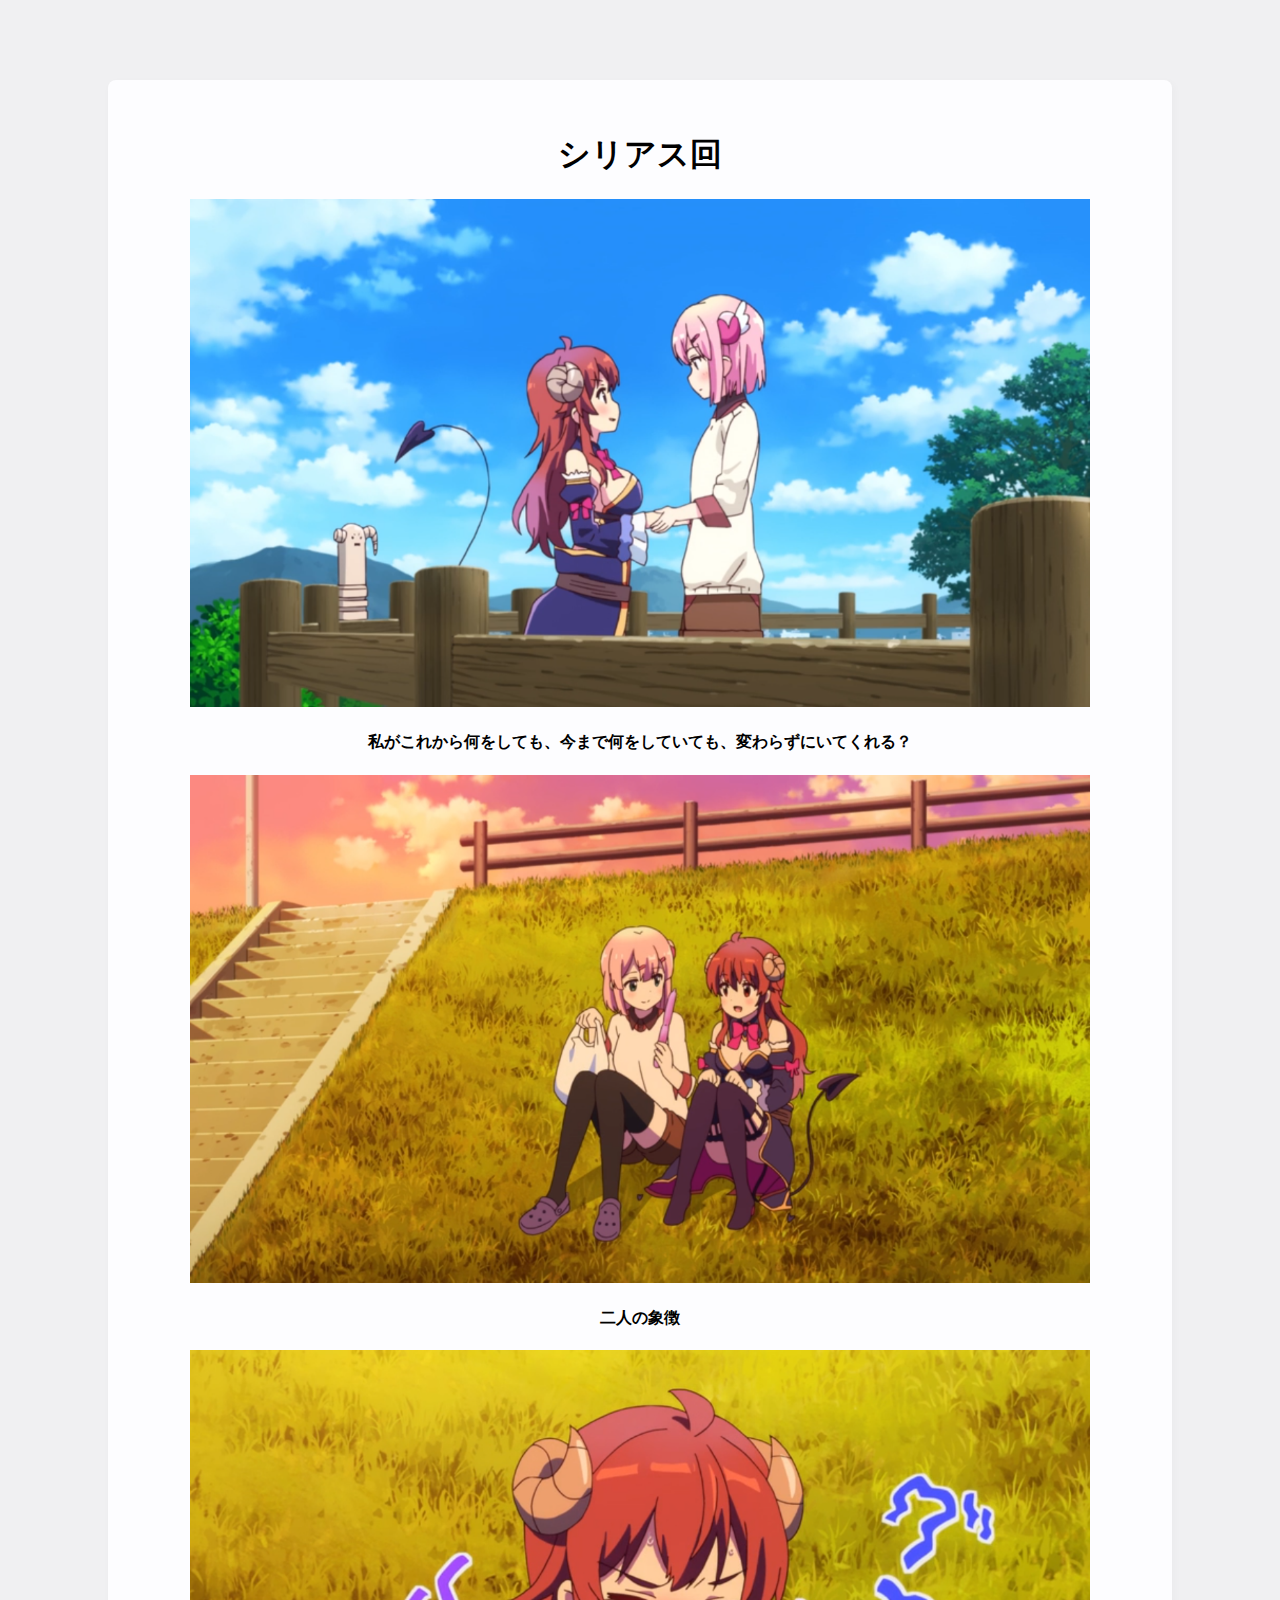
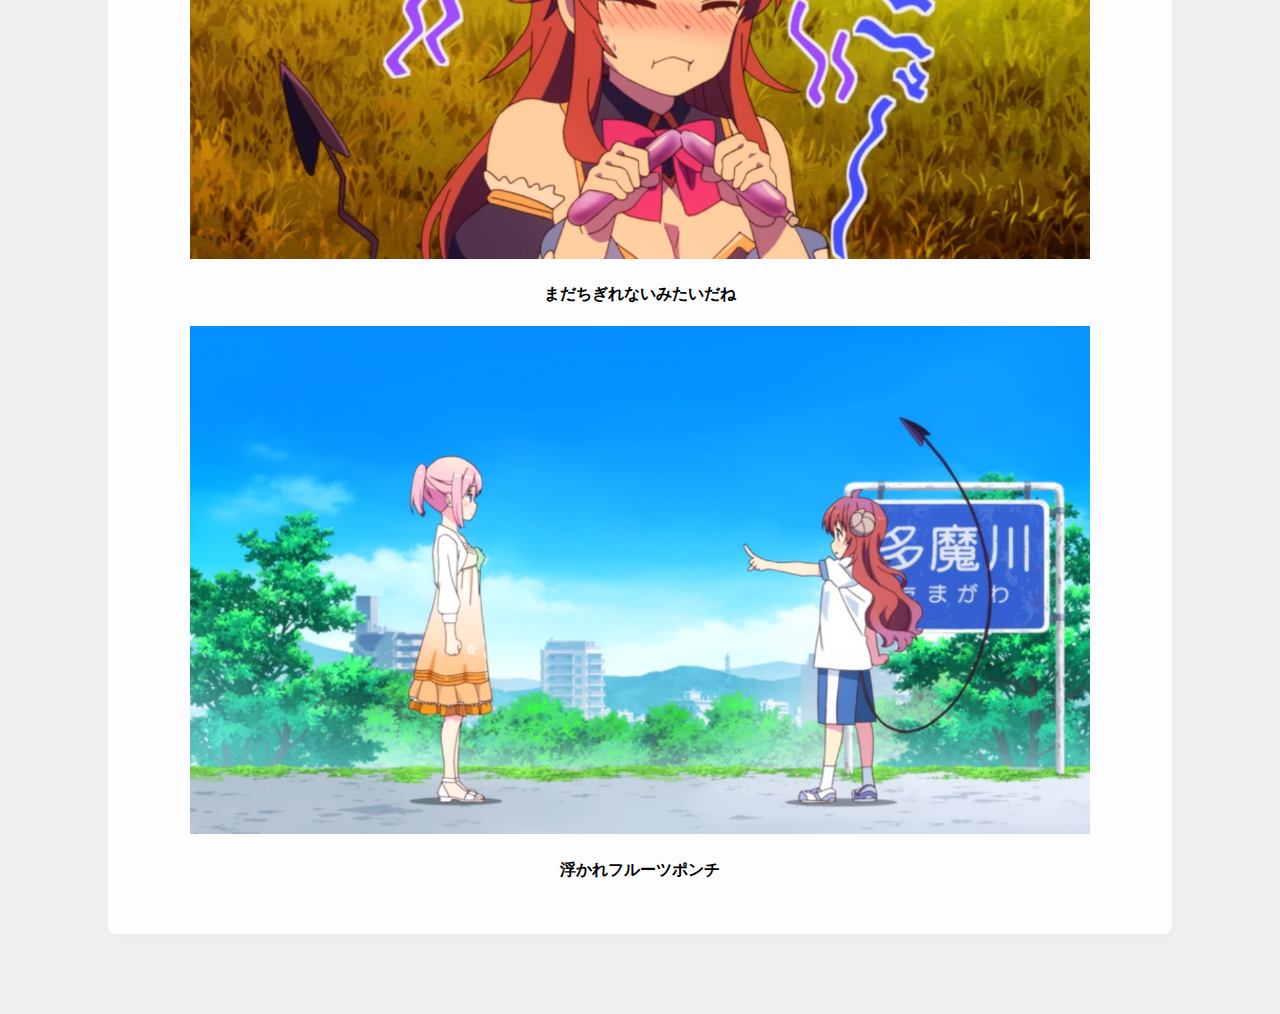
<file: Momo1.html>
<!DOCTYPE html>
<html lang="en">
<head>
    <meta charset="UTF-8">
    <meta http-equiv="X-UA-Compatible" content="IE=edge">
    <meta name="viewport" content="width=device-width, initial-scale=1.0">
    <link rel="stylesheet" href="Test1.css">
    <title>桃さん生誕祭！！！</title>
</head>
<body>
    <main>
        <h1>シリアス回</h1>
        <img src="momo51.png" class="img">
        <h4>私がこれから何をしても、今まで何をしていても、変わらずにいてくれる？</h4>
        <img src="momo52.png" class="img">
        <h4>二人の象徴</h4>
        <img src="momo53.png" class="img">
        <h4>まだちぎれないみたいだね</h4>
        <img src="momo54.png" class="img">
        <h4>浮かれフルーツポンチ</h4>
    </main>
</body>
</html>
</file>
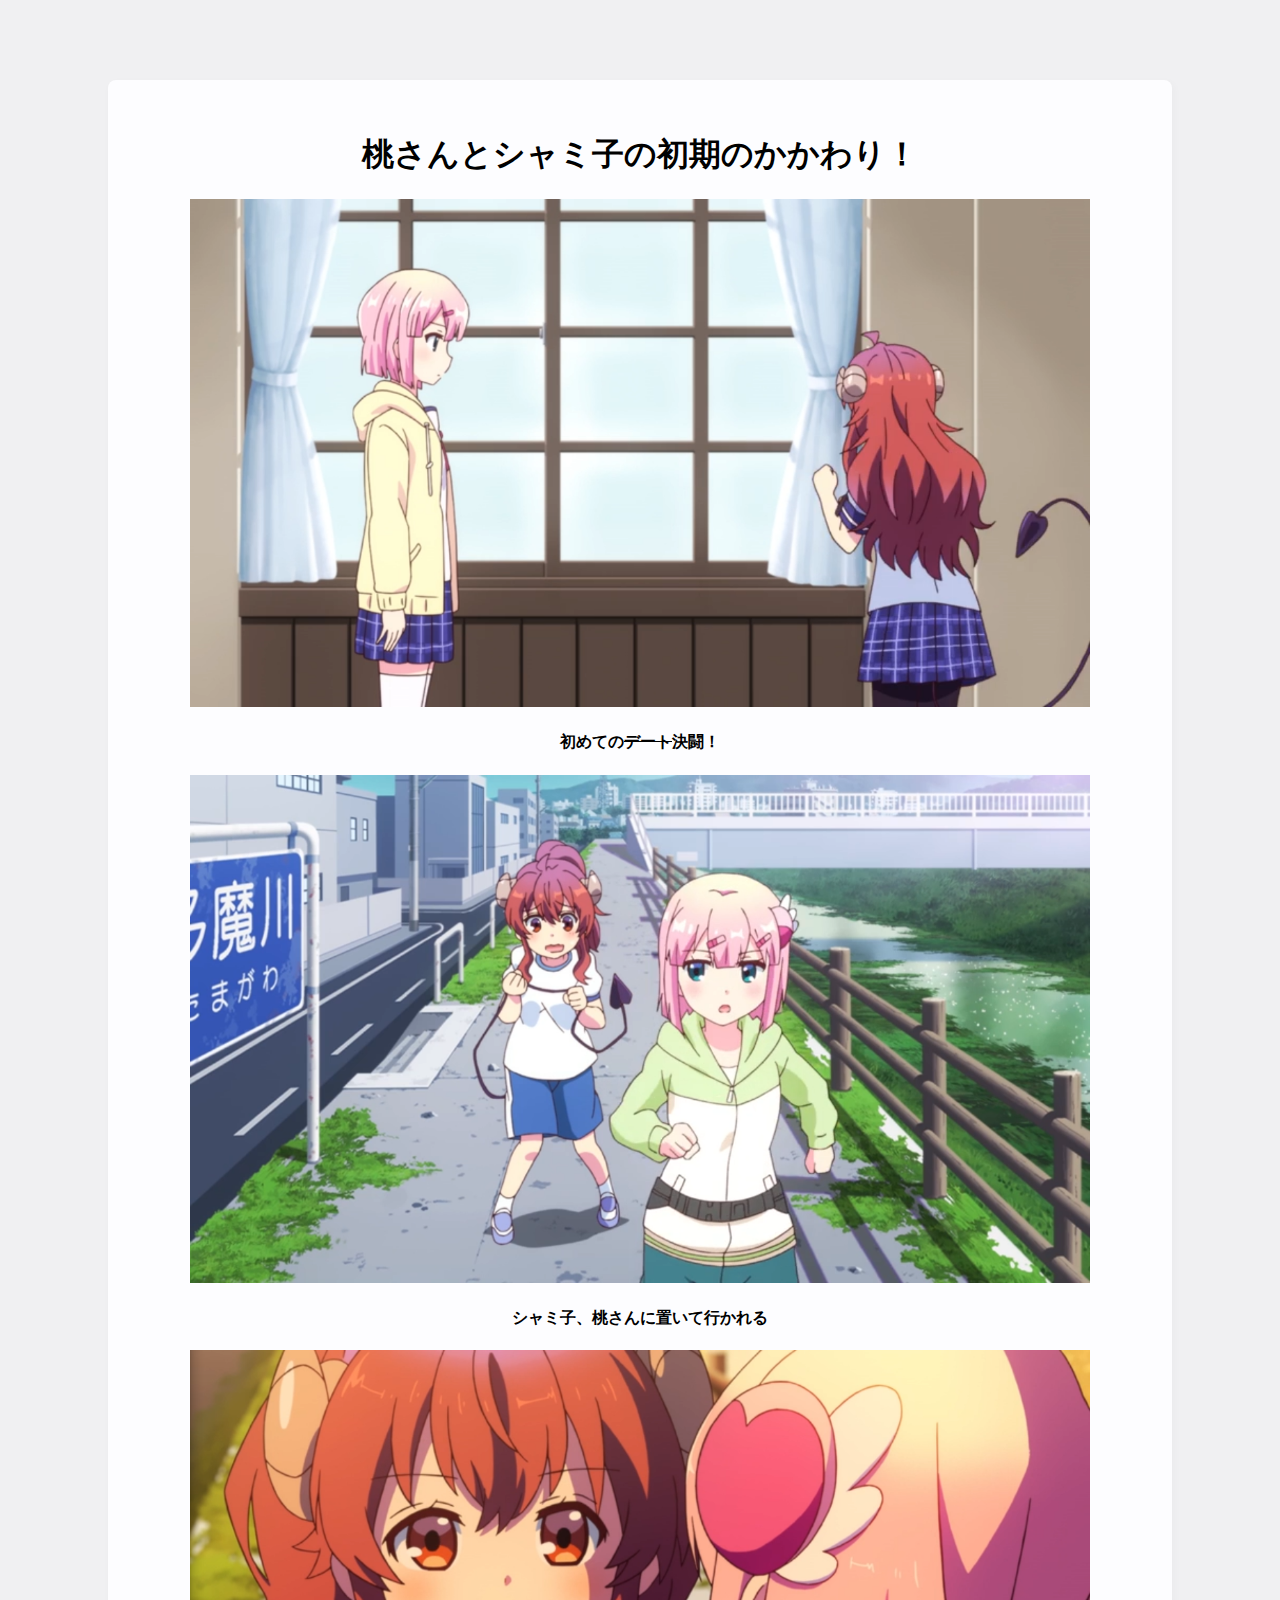
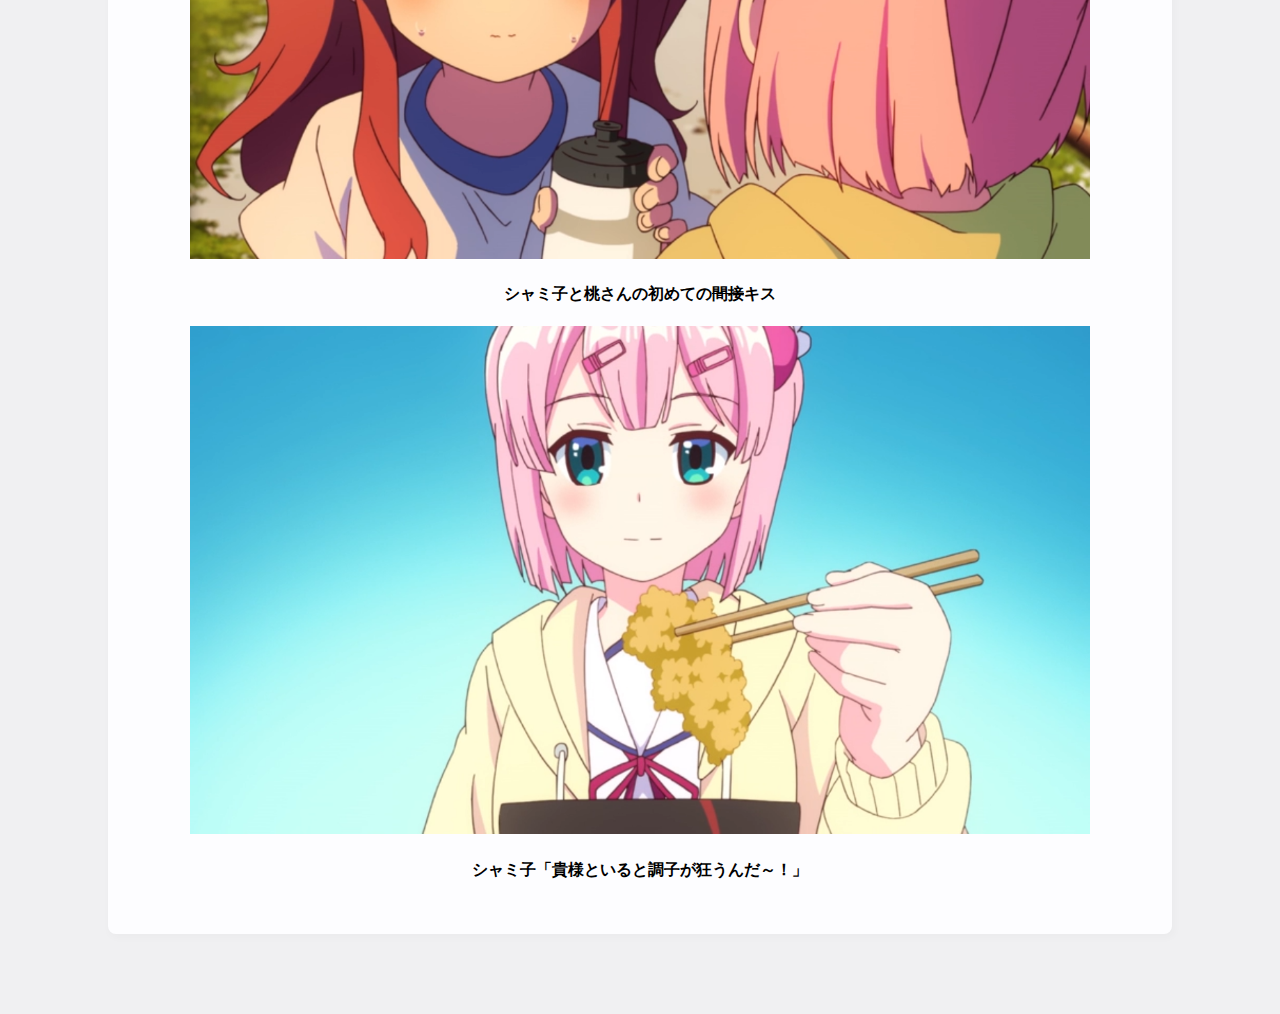
<file: Momo2.html>
<!DOCTYPE html>
<html lang="en">
<head>
    <meta charset="UTF-8">
    <meta http-equiv="X-UA-Compatible" content="IE=edge">
    <meta name="viewport" content="width=device-width, initial-scale=1.0">
    <link rel="stylesheet" href="Test1.css">
    <title>桃さん生誕祭！！！</title>
</head>
<body>
    <main>
        <h1>桃さんとシャミ子の初期のかかわり！</h1>
        <img src="momo4.png" class="img"><br>
        <h4>初めての<s>デート</s>決闘！　</h4>
        <img src="momo5.png" class="img"><br>
        <h4>シャミ子、桃さんに置いて行かれる</h4>
        <img src="momo6.png" class="img"><br>
        <h4>シャミ子と桃さんの初めての<s>間接</s>キス</h4>
        <img src="momo7.png" class="img"><br>
        <h4>シャミ子「貴様といると調子が狂うんだ～！」</h4>
    </main>
</body>
</html>
</file>
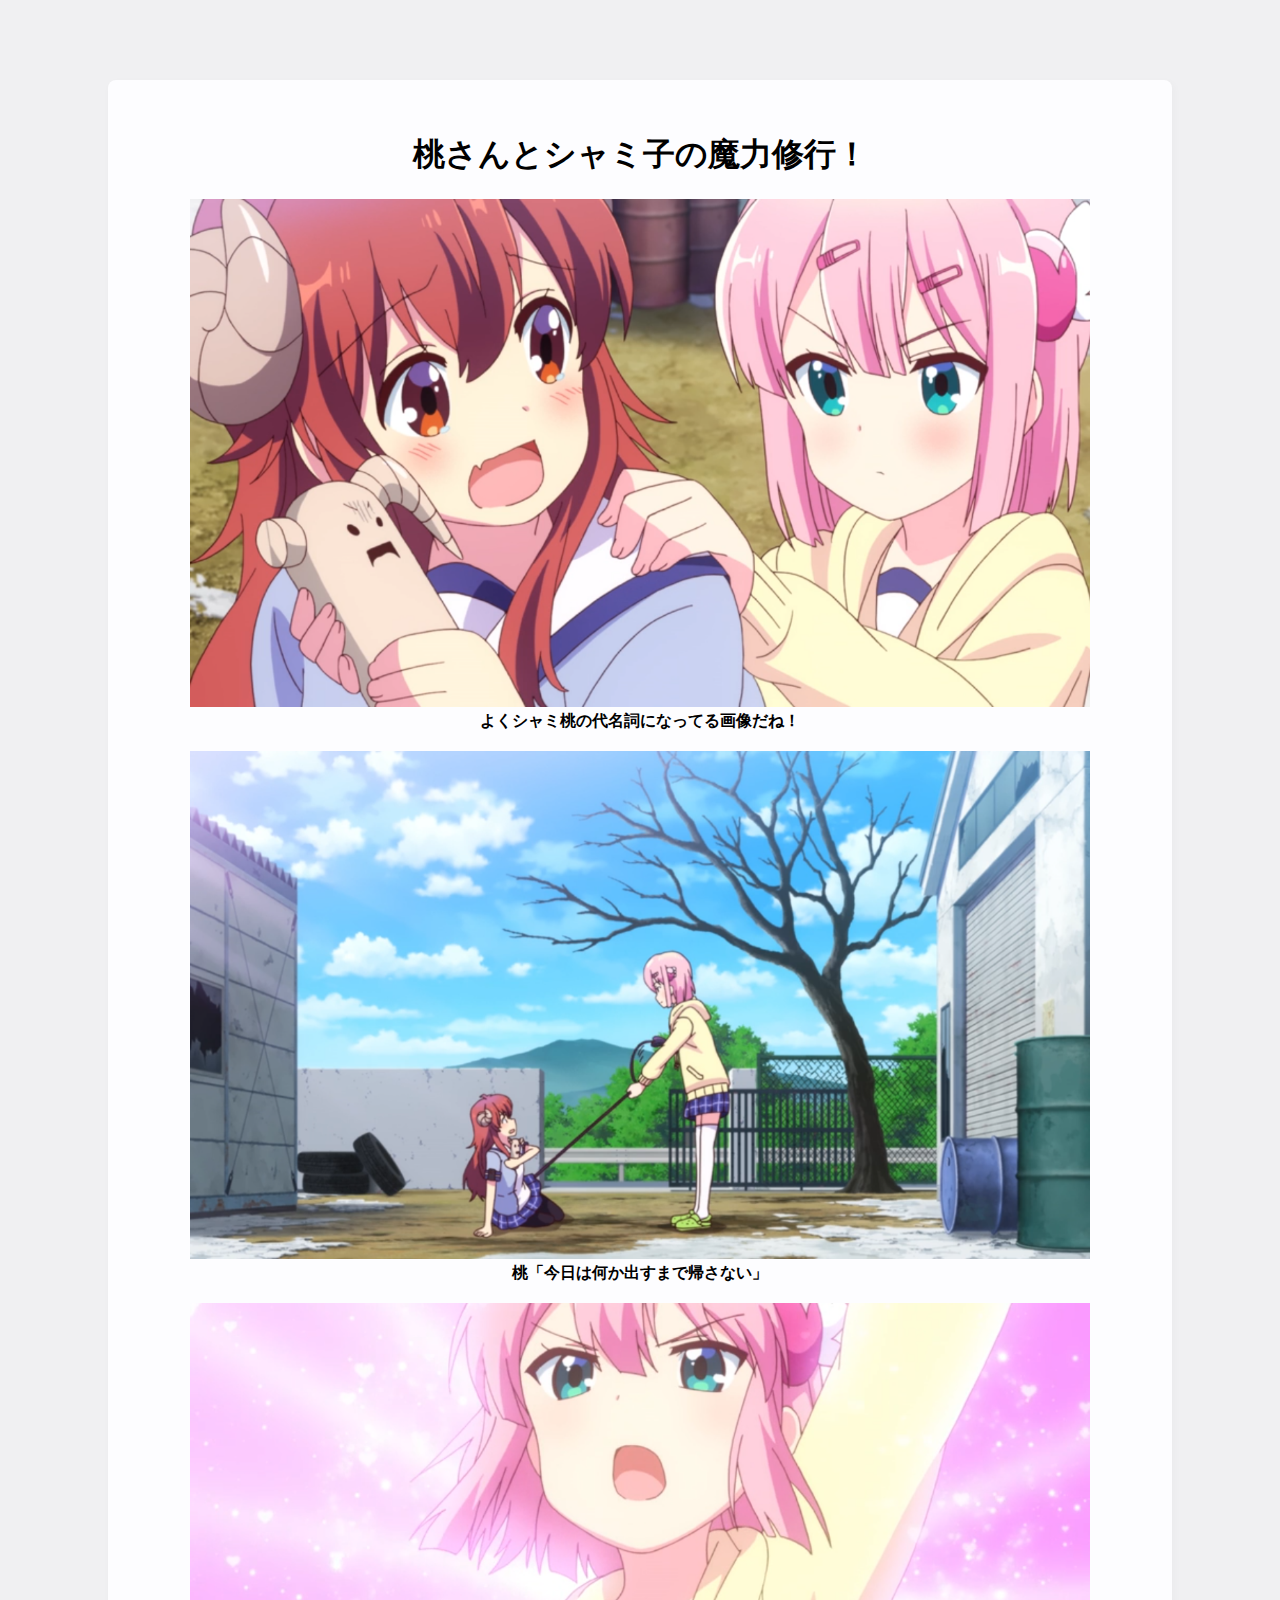
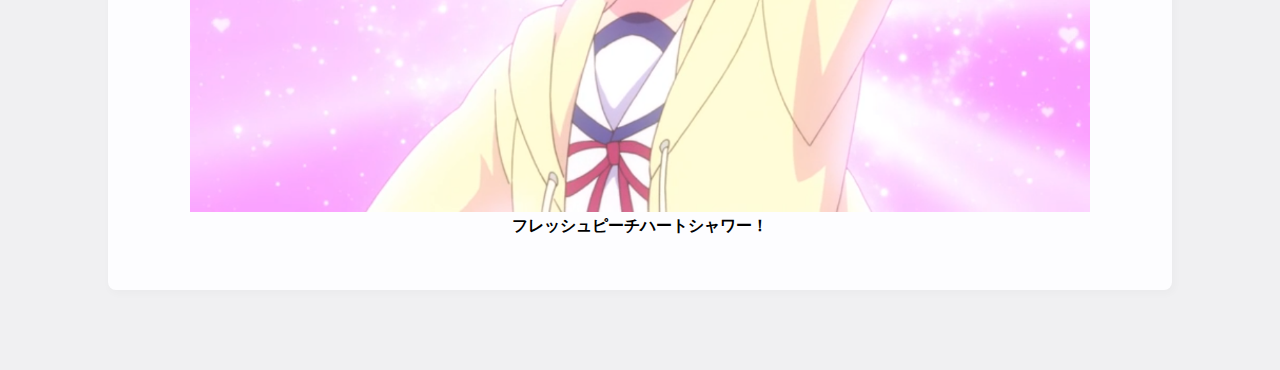
<file: Momo3.html>
<!DOCTYPE html>
<html lang="en">
<head>
    <meta charset="UTF-8">
    <meta http-equiv="X-UA-Compatible" content="IE=edge">
    <meta name="viewport" content="width=device-width, initial-scale=1.0">
    <link rel="stylesheet" href="Test1.css">
    <title>桃さん生誕祭！！！</title>
</head>
<body>
    <main>
        <h1>桃さんとシャミ子の魔力修行！</h1>
        <h4>
            <img src="momo8.png" class="img"><br>
            よくシャミ桃の代名詞になってる画像だね！<br><br>
            <img src="momo9.png" class="img"><br>
            桃「今日は何か出すまで帰さない」<br><br>
            <img src="momo10.png" class="img"><br>
            フレッシュピーチハートシャワー！<br>
        </h4>
    </main>
</body>
</html>
</file>
<file: Test1.css>
.img{
    float: none;
    width: 90%;
}
#header{
    font-size: 5em;
}
#monmo1{
    transform: rotateY(180deg);
}
body {
    background-color: #f0f0f2;
    margin: 0;
    padding: 0;
    font-family: -apple-system, system-ui, BlinkMacSystemFont, "Segoe UI", "Open Sans", "Helvetica Neue", Helvetica, Arial, sans-serif;
    
}
main {
    text-align: center;
    width: 1000px;
    margin: 5em auto;
    padding: 2em;
    background-color: #fdfdff;
    border-radius: 0.5em;
    box-shadow: 2px 3px 7px 2px rgba(0,0,0,0.02);
}
a:link, a:visited {
    color: #38488f;
    text-decoration: none;
}
@media (max-width: 700px) {
    main {
        margin: 0 auto;
        width: auto;
    }
}
</file>
